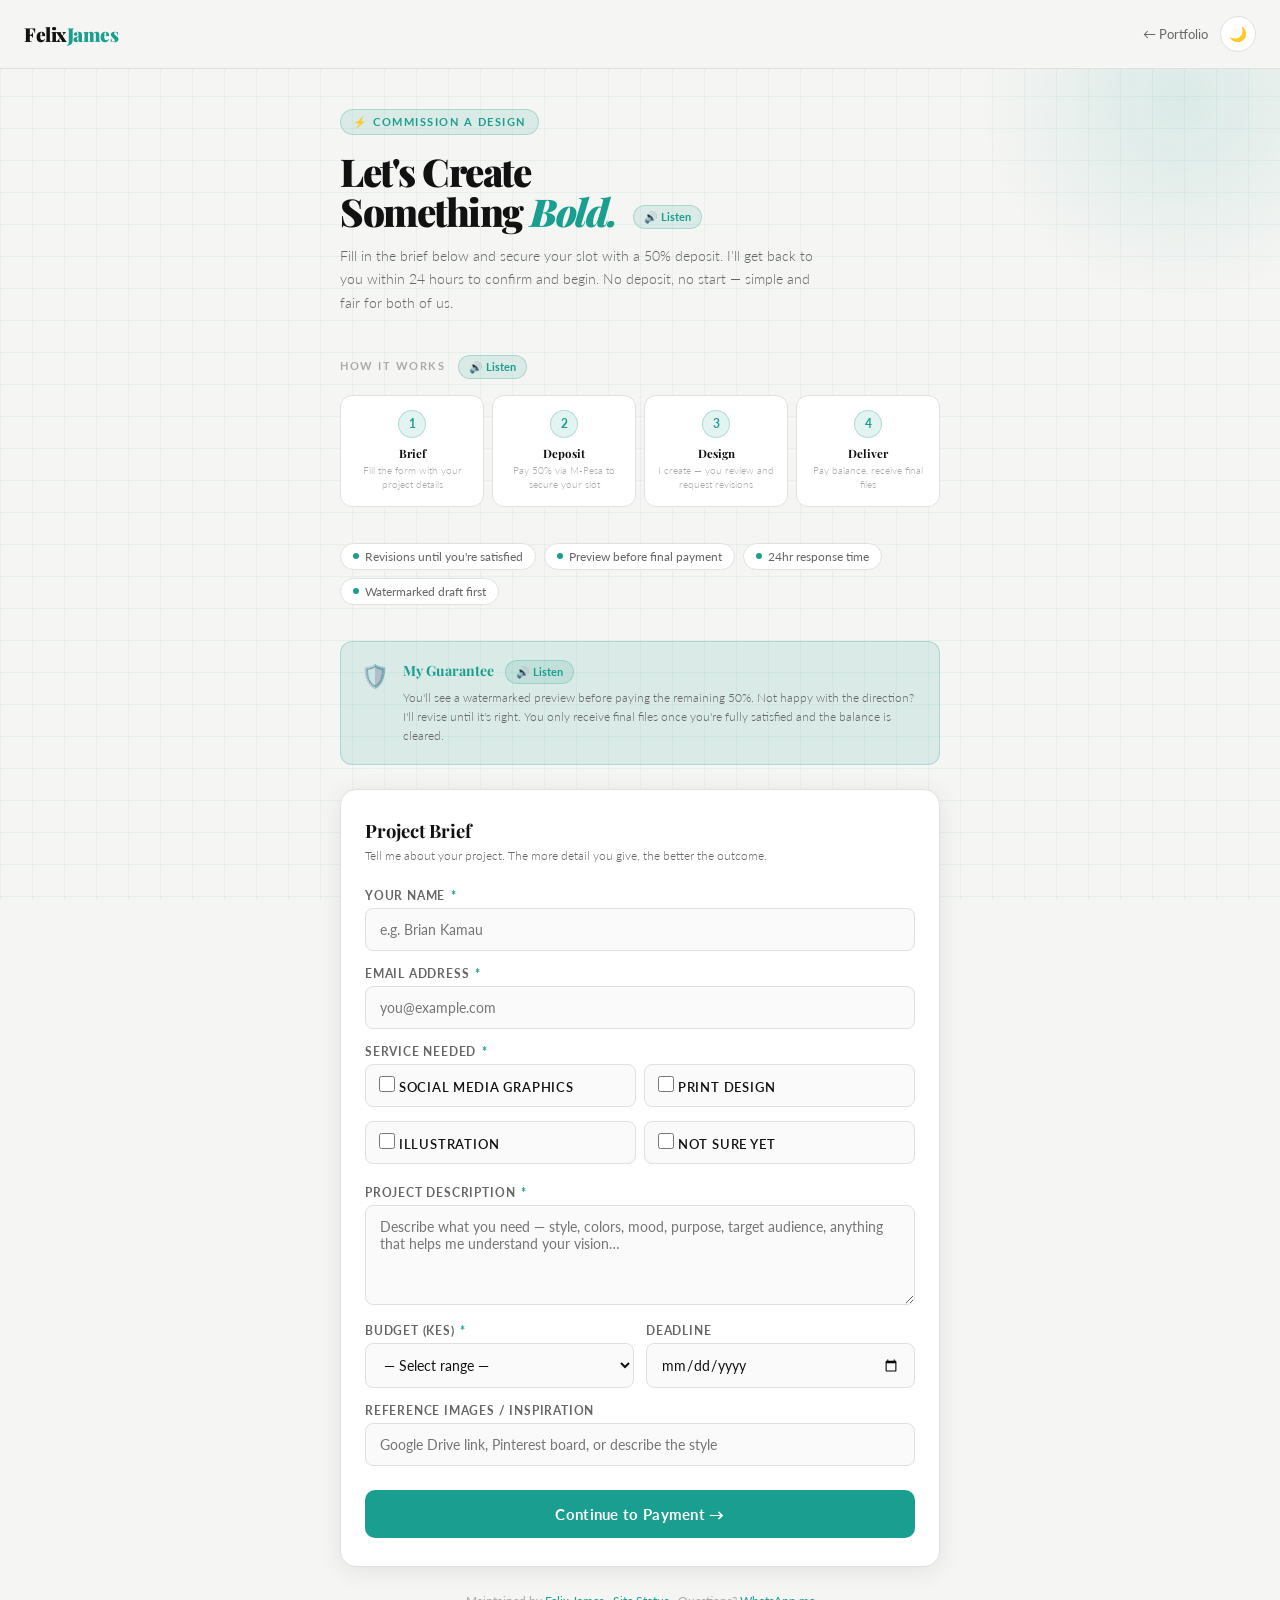
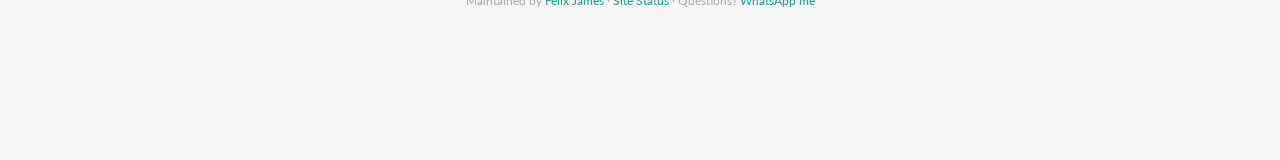
<file: commission.html>
<!DOCTYPE html>
<html lang="en" data-theme="dark">
<head>
<meta charset="UTF-8">
<meta name="viewport" content="width=device-width, initial-scale=1.0">
<link rel="icon" href="icon-192.png" type="image/png">
<title>Commission a Design – FelixJames</title>
<link href="https://fonts.googleapis.com/css2?family=Playfair+Display:ital,wght@0,700;0,900;1,700&family=Lato:wght@300;400;700&display=swap" rel="stylesheet">
<meta name="theme-color" content="#0a0a0a" media="(prefers-color-scheme: dark)">
<meta name="theme-color" content="#f5f5f5" media="(prefers-color-scheme: light)">

<script>
  window.OneSignalDeferred = window.OneSignalDeferred || [];
  OneSignalDeferred.push(async function(OneSignal) {
    await OneSignal.init({
      appId: "e5573331-18c9-4bb6-a13b-85e32881b926",
      safari_web_id: "web.onesignal.auto.66a57acb-1f7c-44c2-af57-20e68d9690d6",
      notifyButton: {
        enable: true,
      },
    });
  });
</script>

<style>
  /* ── THEME VARIABLES ── */
  :root {
    --teal: #1a9e8f;
    --teal-dim: rgba(26,158,143,0.12);
    --teal-border: rgba(26,158,143,0.25);
  }

  [data-theme="dark"] {
    --bg: #0d0d0d;
    --bg2: #141414;
    --card: #1a1a1a;
    --border: #242424;
    --text: #f0f0ee;
    --text2: #888;
    --text3: #555;
    --input-bg: #111;
    --shadow: rgba(0,0,0,0.4);
    --grid-line: rgba(26,158,143,0.04);
  }

  [data-theme="light"] {
    --bg: #f5f5f3;
    --bg2: #ececea;
    --card: #ffffff;
    --border: #e0e0de;
    --text: #111;
    --text2: #666;
    --text3: #aaa;
    --input-bg: #fafafa;
    --shadow: rgba(0,0,0,0.08);
    --grid-line: rgba(26,158,143,0.06);
  }

  * { margin: 0; padding: 0; box-sizing: border-box; }

  body {
    font-family: 'Lato', sans-serif;
    background: var(--bg);
    color: var(--text);
    min-height: 100vh;
    transition: background 0.3s, color 0.3s;
    position: relative;
    overflow-x: hidden;
  }

  /* Grid texture */
  body::before {
    content: '';
    position: fixed;
    inset: 0;
    background-image:
      linear-gradient(var(--grid-line) 1px, transparent 1px),
      linear-gradient(90deg, var(--grid-line) 1px, transparent 1px);
    background-size: 32px 32px;
    pointer-events: none;
    z-index: 0;
  }

  /* Teal glow */
  .glow-top {
    position: fixed;
    top: -100px; right: -100px;
    width: 400px; height: 400px;
    background: radial-gradient(circle, rgba(26,158,143,0.12) 0%, transparent 70%);
    pointer-events: none;
    z-index: 0;
  }

  /* ── HEADER ── */
  header {
    position: sticky;
    top: 0;
    z-index: 100;
    display: flex;
    justify-content: space-between;
    align-items: center;
    padding: 16px 24px;
    background: var(--bg);
    border-bottom: 1px solid var(--border);
    backdrop-filter: blur(10px);
  }

  .logo {
    font-family: 'Playfair Display', serif;
    font-size: 1.2rem;
    font-weight: 900;
    color: var(--text);
    text-decoration: none;
    letter-spacing: -0.5px;
  }
  .logo span { color: var(--teal); }

  .header-right {
    display: flex;
    align-items: center;
    gap: 12px;
  }

  .back-btn {
    font-size: 0.8rem;
    color: var(--text2);
    text-decoration: none;
    display: flex;
    align-items: center;
    gap: 5px;
    transition: color 0.2s;
  }
  .back-btn:hover { color: var(--teal); }

  /* Theme toggle */
  .theme-toggle {
    width: 36px;
    height: 36px;
    border-radius: 50%;
    border: 1px solid var(--border);
    background: var(--card);
    cursor: pointer;
    display: flex;
    align-items: center;
    justify-content: center;
    font-size: 0.9rem;
    transition: background 0.2s, border 0.2s;
  }
  .theme-toggle:hover { border-color: var(--teal); }

  /* ── MAIN LAYOUT ── */
  main {
    position: relative;
    z-index: 1;
    max-width: 640px;
    margin: 0 auto;
    padding: 40px 20px 80px;
  }

  /* ── HERO ── */
  .hero {
    margin-bottom: 40px;
  }

  .hero-badge {
    display: inline-flex;
    align-items: center;
    gap: 6px;
    font-size: 0.68rem;
    font-weight: 700;
    letter-spacing: 0.14em;
    text-transform: uppercase;
    color: var(--teal);
    background: var(--teal-dim);
    border: 1px solid var(--teal-border);
    padding: 5px 12px;
    border-radius: 20px;
    margin-bottom: 16px;
  }

  .hero h1 {
    font-family: 'Playfair Display', serif;
    font-size: 2.4rem;
    font-weight: 900;
    line-height: 1.05;
    letter-spacing: -1.5px;
    margin-bottom: 12px;
    color: var(--text);
  }
  .hero h1 span { color: var(--teal); font-style: italic; }

  .hero p {
    font-size: 0.9rem;
    color: var(--text2);
    line-height: 1.65;
    font-weight: 300;
    max-width: 480px;
  }

  /* ── HOW IT WORKS ── */
  .how-it-works {
    margin-bottom: 36px;
  }

  .section-label {
    font-size: 0.68rem;
    font-weight: 700;
    letter-spacing: 0.14em;
    text-transform: uppercase;
    color: var(--text3);
    margin-bottom: 16px;
  }

  .steps-row {
    display: grid;
    grid-template-columns: repeat(4, 1fr);
    gap: 8px;
  }

  .how-step {
    background: var(--card);
    border: 1px solid var(--border);
    border-radius: 12px;
    padding: 14px 12px;
    text-align: center;
    position: relative;
    overflow: hidden;
  }

  .how-step::after {
    content: '';
    position: absolute;
    bottom: 0; left: 0; right: 0;
    height: 2px;
    background: var(--teal);
    opacity: 0;
    transition: opacity 0.2s;
  }
  .how-step:hover::after { opacity: 1; }

  .how-num {
    width: 28px;
    height: 28px;
    border-radius: 50%;
    background: var(--teal-dim);
    border: 1px solid var(--teal-border);
    color: var(--teal);
    font-size: 0.72rem;
    font-weight: 700;
    display: flex;
    align-items: center;
    justify-content: center;
    margin: 0 auto 8px;
  }

  .how-title {
    font-size: 0.72rem;
    font-weight: 700;
    color: var(--text);
    margin-bottom: 3px;
    font-family: 'Playfair Display', serif;
  }

  .how-desc {
    font-size: 0.62rem;
    color: var(--text3);
    line-height: 1.4;
    font-weight: 300;
  }

  /* ── TRUST STRIP ── */
  .trust-strip {
    display: flex;
    gap: 8px;
    margin-bottom: 36px;
    flex-wrap: wrap;
  }

  .trust-pill {
    display: flex;
    align-items: center;
    gap: 6px;
    font-size: 0.72rem;
    color: var(--text2);
    background: var(--card);
    border: 1px solid var(--border);
    padding: 6px 12px;
    border-radius: 20px;
    font-weight: 400;
  }

  .trust-pill .dot {
    width: 6px;
    height: 6px;
    border-radius: 50%;
    background: var(--teal);
    flex-shrink: 0;
  }

  /* ── FORM CARD ── */
  .form-card {
    background: var(--card);
    border: 1px solid var(--border);
    border-radius: 16px;
    padding: 28px 24px;
    box-shadow: 0 4px 24px var(--shadow);
    margin-bottom: 24px;
  }

  .form-card h2 {
    font-family: 'Playfair Display', serif;
    font-size: 1.15rem;
    font-weight: 700;
    color: var(--text);
    margin-bottom: 4px;
  }

  .form-card .form-sub {
    font-size: 0.78rem;
    color: var(--text2);
    margin-bottom: 24px;
    font-weight: 300;
    line-height: 1.5;
  }

  .field { margin-bottom: 16px; }

  .field label {
    display: block;
    font-size: 0.72rem;
    font-weight: 700;
    color: var(--text2);
    text-transform: uppercase;
    letter-spacing: 0.07em;
    margin-bottom: 6px;
  }

  .field input,
  .field textarea,
  .field select {
    width: 100%;
    padding: 12px 14px;
    background: var(--input-bg);
    border: 1px solid var(--border);
    border-radius: 8px;
    font-size: 0.88rem;
    font-family: 'Lato', sans-serif;
    color: var(--text);
    outline: none;
    transition: border-color 0.2s, box-shadow 0.2s;
    
  }

  .field input:focus,
  .field textarea:focus,
  .field select:focus {
    border-color: var(--teal);
    box-shadow: 0 0 0 3px rgba(26,158,143,0.1);
  }

  .field textarea { resize: vertical; min-height: 100px; }

  /* Service checkboxes */
  .service-grid {
    display: grid;
    grid-template-columns: 1fr 1fr;
    gap: 8px;
  }

  .service-option {
    display: flex;
    align-items: center;
    gap: 10px;
    background: var(--input-bg);
    border: 1px solid var(--border);
    border-radius: 8px;
    padding: 11px 13px;
    cursor: pointer;
    transition: border-color 0.2s, background 0.2s;
    user-select: none;
  }

  .service-option input[type="checkbox"] {
    width: 16px;
    height: 16px;
    accent-color: var(--teal);
    flex-shrink: 0;
    padding: 0;
    border-radius: 4px;
  }

  .service-option:has(input:checked) {
    border-color: var(--teal);
    background: var(--teal-dim);
  }

  .service-label {
    font-size: 0.8rem;
    font-weight: 600;
    color: var(--text);
  }

  /* Budget row */
  .budget-row {
    display: grid;
    grid-template-columns: 1fr 1fr;
    gap: 12px;
  }

  /* Submit button */
  .submit-btn {
    width: 100%;
    padding: 15px;
    background: var(--teal);
    color: #fff;
    border: none;
    border-radius: 10px;
    font-size: 0.95rem;
    font-weight: 700;
    font-family: 'Lato', sans-serif;
    cursor: pointer;
    transition: opacity 0.2s, transform 0.15s;
    margin-top: 8px;
    letter-spacing: 0.02em;
  }
  .submit-btn:hover  { opacity: 0.88; }
  .submit-btn:active { transform: scale(0.98); }
  .submit-btn:disabled { opacity: 0.5; cursor: not-allowed; }

  /* ── PAYMENT SCREEN ── */
  .payment-screen {
    display: none;
    background: var(--card);
    border: 1px solid var(--border);
    border-radius: 16px;
    padding: 32px 24px;
    box-shadow: 0 4px 24px var(--shadow);
    text-align: center;
    margin-bottom: 24px;
    animation: slideUp 0.35s ease;
  }

  .payment-screen.visible { display: block; }

  @keyframes slideUp {
    from { opacity: 0; transform: translateY(16px); }
    to   { opacity: 1; transform: translateY(0); }
  }

  .payment-icon {
    width: 60px;
    height: 60px;
    border-radius: 50%;
    background: var(--teal-dim);
    border: 2px solid var(--teal-border);
    display: flex;
    align-items: center;
    justify-content: center;
    font-size: 1.6rem;
    margin: 0 auto 16px;
  }

  .payment-screen h2 {
    font-family: 'Playfair Display', serif;
    font-size: 1.3rem;
    font-weight: 900;
    color: var(--text);
    margin-bottom: 6px;
  }

  .payment-screen p {
    font-size: 0.85rem;
    color: var(--text2);
    line-height: 1.6;
    margin-bottom: 24px;
    font-weight: 300;
  }

  /* M-Pesa card */
  .mpesa-card {
    background: var(--bg2);
    border: 1px solid var(--border);
    border-radius: 12px;
    padding: 20px;
    margin-bottom: 20px;
    text-align: left;
  }

  .mpesa-label {
    font-size: 0.68rem;
    font-weight: 700;
    text-transform: uppercase;
    letter-spacing: 0.1em;
    color: var(--text3);
    margin-bottom: 12px;
  }

  .mpesa-row {
    display: flex;
    justify-content: space-between;
    align-items: center;
    padding: 10px 0;
    border-bottom: 1px solid var(--border);
  }
  .mpesa-row:last-child { border-bottom: none; }

  .mpesa-key {
    font-size: 0.78rem;
    color: var(--text2);
    font-weight: 300;
  }

  .mpesa-val {
    font-size: 0.88rem;
    font-weight: 700;
    color: var(--text);
    font-family: 'Playfair Display', serif;
  }

  .mpesa-val.teal { color: var(--teal); font-size: 1.1rem; }

  /* Copy button */
  .copy-btn {
    display: inline-flex;
    align-items: center;
    gap: 6px;
    font-size: 0.72rem;
    color: var(--teal);
    background: var(--teal-dim);
    border: 1px solid var(--teal-border);
    border-radius: 6px;
    padding: 4px 10px;
    cursor: pointer;
    font-family: 'Lato', sans-serif;
    font-weight: 700;
    transition: opacity 0.2s;
  }
  .copy-btn:hover { opacity: 0.8; }

  /* Steps after payment */
  .next-steps {
    text-align: left;
    margin-bottom: 20px;
  }

  .next-steps h3 {
    font-size: 0.78rem;
    font-weight: 700;
    text-transform: uppercase;
    letter-spacing: 0.08em;
    color: var(--text3);
    margin-bottom: 12px;
  }

  .next-step-item {
    display: flex;
    align-items: flex-start;
    gap: 12px;
    padding: 10px 0;
    border-bottom: 1px solid var(--border);
    font-size: 0.83rem;
    color: var(--text2);
    line-height: 1.5;
  }
  .next-step-item:last-child { border-bottom: none; }

  .step-circle {
    width: 22px;
    height: 22px;
    border-radius: 50%;
    background: var(--teal-dim);
    border: 1px solid var(--teal-border);
    color: var(--teal);
    font-size: 0.65rem;
    font-weight: 700;
    display: flex;
    align-items: center;
    justify-content: center;
    flex-shrink: 0;
    margin-top: 1px;
  }

  .wa-btn {
    display: flex;
    align-items: center;
    justify-content: center;
    gap: 8px;
    width: 100%;
    padding: 14px;
    background: #25d366;
    color: #fff;
    border: none;
    border-radius: 10px;
    font-size: 0.92rem;
    font-weight: 700;
    font-family: 'Lato', sans-serif;
    cursor: pointer;
    text-decoration: none;
    transition: opacity 0.2s;
    margin-bottom: 10px;
  }
  .wa-btn:hover { opacity: 0.88; }

  .restart-btn {
    background: none;
    border: 1px solid var(--border);
    color: var(--text2);
    width: 100%;
    padding: 12px;
    border-radius: 10px;
    font-size: 0.82rem;
    font-family: 'Lato', sans-serif;
    cursor: pointer;
    transition: border-color 0.2s, color 0.2s;
  }
  .restart-btn:hover { border-color: var(--teal); color: var(--teal); }

  /* ── GUARANTEE CARD ── */
  .guarantee-card {
    background: var(--teal-dim);
    border: 1px solid var(--teal-border);
    border-radius: 12px;
    padding: 18px 20px;
    display: flex;
    gap: 14px;
    align-items: flex-start;
    margin-bottom: 24px;
  }

  .guarantee-icon { font-size: 1.4rem; flex-shrink: 0; margin-top: 2px; }

  .guarantee-text h3 {
    font-size: 0.88rem;
    font-weight: 700;
    color: var(--teal);
    margin-bottom: 4px;
    font-family: 'Playfair Display', serif;
  }

  .guarantee-text p {
    font-size: 0.78rem;
    color: var(--text2);
    line-height: 1.55;
    font-weight: 300;
  }

  /* ── FOOTER ── */
  footer {
    text-align: center;
    font-size: 0.75rem;
    color: var(--text3);
    line-height: 1.7;
    position: relative;
    z-index: 1;
    padding-bottom: 32px;
  }

  footer a { color: var(--teal); text-decoration: none; }

  /* Required star */
  .req { color: var(--teal); margin-left: 2px; }

  /* Error state */
  .field-error {
    font-size: 0.72rem;
    color: #ef4444;
    margin-top: 4px;
    display: none;
  }
  .field.has-error input,
  .field.has-error textarea,
  .field.has-error select {
    border-color: #ef4444;
  }
  .field.has-error .field-error { display: block; }
/* Listening state for voice input (if implemented) */
  .listen-btn {
  display: inline-flex;
  align-items: center;
  gap: 5px;
  font-size: 0.68rem;
  font-weight: 700;
  padding: 4px 10px;
  border-radius: 20px;
  border: 1px solid var(--teal-border);
  background: var(--teal-dim);
  color: var(--teal);
  cursor: pointer;
  font-family: 'Lato', sans-serif;
  transition: opacity 0.2s;
  vertical-align: middle;
  margin-left: 8px;
}
.listen-btn:hover { opacity: 0.8; }
.listen-btn.speaking {
  background: rgba(239,68,68,0.1);
  border-color: rgba(239,68,68,0.3);
  color: #ef4444;
}
</style>
</head>
<body>

<div class="glow-top"></div>

<!-- HEADER -->
<header>
  <a href="index.html" class="logo">Felix<span>James</span></a>
  <div class="header-right">
    <a href="index.html" class="back-btn">← Portfolio</a>
    <button class="theme-toggle" id="themeToggle" title="Toggle theme">🌙</button>
  </div>
</header>

<main>

  <div class="hero">
  <div class="hero-badge">⚡ Commission a Design</div>
  <h1>Let's Create<br>Something <span>Bold.</span>
    <button class="listen-btn" onclick="speak(this, document.getElementById('hero-text').innerText)">
      🔊 Listen
    </button>
  </h1>
  <p id="hero-text">Fill in the brief below and secure your slot with a 50% deposit. I'll get back to you within 24 hours to confirm and begin. No deposit, no start — simple and fair for both of us.</p>
</div>


  <!-- HOW IT WORKS -->

  <div class="how-it-works">
  <div class="section-label">
    How it works
    <button class="listen-btn" onclick="speak(this, howitworksText())">
      🔊 Listen
    </button>
  </div>
  <!-- steps-row stays exactly the same -->
  <div class="how-it-works">
    <div class="section-label"></div>
    <div class="steps-row">
      <div class="how-step">
        <div class="how-num">1</div>
        <div class="how-title">Brief</div>
        <div class="how-desc">Fill the form with your project details</div>
      </div>
      <div class="how-step">
        <div class="how-num">2</div>
        <div class="how-title">Deposit</div>
        <div class="how-desc">Pay 50% via M-Pesa to secure your slot</div>
      </div>
      <div class="how-step">
        <div class="how-num">3</div>
        <div class="how-title">Design</div>
        <div class="how-desc">I create — you review and request revisions</div>
      </div>
      <div class="how-step">
        <div class="how-num">4</div>
        <div class="how-title">Deliver</div>
        <div class="how-desc">Pay balance, receive final files</div>
      </div>
    </div>
  </div>

  <!-- TRUST PILLS -->
  <div class="trust-strip">
    <div class="trust-pill"><div class="dot"></div> Revisions until you're satisfied</div>
    <div class="trust-pill"><div class="dot"></div> Preview before final payment</div>
    <div class="trust-pill"><div class="dot"></div> 24hr response time</div>
    <div class="trust-pill"><div class="dot"></div> Watermarked draft first</div>
  </div>

  <!-- GUARANTEE -->
   <div class="guarantee-card">
  <div class="guarantee-icon">🛡️</div>
  <div class="guarantee-text">
    <h3>My Guarantee
      <button class="listen-btn" onclick="speak(this, document.getElementById('guarantee-text').innerText)">
        🔊 Listen
      </button>
    </h3>
    <p id="guarantee-text">You'll see a watermarked preview before paying the remaining 50%. Not happy with the direction? I'll revise until it's right. You only receive final files once you're fully satisfied and the balance is cleared.</p>
  </div>
</div>
  

  <!-- FORM -->
  <div class="form-card" id="formCard">
    <h2>Project Brief</h2>
    <p class="form-sub">Tell me about your project. The more detail you give, the better the outcome.</p>

    <div class="field" id="field-name">
      <label>Your Name <span class="req">*</span></label>
      <input type="text" id="inp-name" placeholder="e.g. Brian Kamau">
      <div class="field-error">Please enter your name</div>
    </div>

    <div class="field" id="field-email">
      <label>Email Address <span class="req">*</span></label>
      <input type="email" id="inp-email" placeholder="you@example.com">
      <div class="field-error">Please enter a valid email</div>
    </div>

    <div class="field" id="field-service">
      <label>Service Needed <span class="req">*</span></label>
      <div class="service-grid">
        <label class="service-option">
          <input type="checkbox" value="Social Media Graphics"> 
          <span class="service-label">Social Media Graphics</span>
        </label>
        <label class="service-option">
          <input type="checkbox" value="Print Design">
          <span class="service-label">Print Design</span>
        </label>
        <label class="service-option">
          <input type="checkbox" value="Illustration">
          <span class="service-label">Illustration</span>
        </label>
        <label class="service-option">
          <input type="checkbox" value="Not Sure Yet">
          <span class="service-label">Not Sure Yet</span>
        </label>
      </div>
      <div class="field-error">Please select at least one service</div>
    </div>

    <div class="field" id="field-desc">
      <label>Project Description <span class="req">*</span></label>
      <textarea id="inp-desc" placeholder="Describe what you need — style, colors, mood, purpose, target audience, anything that helps me understand your vision…"></textarea>
      <div class="field-error">Please describe your project</div>
    </div>

    <div class="budget-row">
      <div class="field" id="field-budget">
        <label>Budget (KES) <span class="req">*</span></label>
        <select id="inp-budget">
          <option value="">— Select range —</option>
          <option>500 – 1,000</option>
          <option>1,000 – 3,000</option>
          <option>3,000 – 5,000</option>
          <option>5,000 – 10,000</option>
          <option>10,000+</option>
        </select>
        <div class="field-error">Please select a budget range</div>
      </div>

      <div class="field">
        <label>Deadline</label>
        <input type="date" id="inp-deadline">
      </div>
    </div>

    <div class="field">
      <label>Reference Images / Inspiration</label>
      <input type="text" id="inp-refs" placeholder="Google Drive link, Pinterest board, or describe the style">
    </div>

    <button class="submit-btn" id="submitBtn" onclick="handleSubmit()">
      Continue to Payment →
    </button>
  </div>

  <!-- PAYMENT SCREEN -->
  <div class="payment-screen" id="paymentScreen">

    <div class="payment-icon">💳</div>
    <h2>Almost There!</h2>
    <p>Your brief has been noted. Now secure your slot by sending the 50% deposit via M-Pesa Send Money. Once done, send your payment screenshot on WhatsApp and I'll confirm within a few hours.</p>

    <div class="mpesa-card">
      <div class="mpesa-label">M-Pesa Send Money Details</div>
      <div class="mpesa-row">
        <span class="mpesa-key">Send To (Number)</span>
        <div style="display:flex;align-items:center;gap:8px;">
          <span class="mpesa-val teal" id="displayNumber">0757823846</span>
          <button class="copy-btn" onclick="copyNumber()">📋 Copy</button>
        </div>
      </div>
      <div class="mpesa-row">
        <span class="mpesa-key">Account Name</span>
        <span class="mpesa-val">Felix James</span>
      </div>
      <div class="mpesa-row">
        <span class="mpesa-key">Amount (50% deposit)</span>
        <span class="mpesa-val teal" id="depositAmount">—</span>
      </div>
      <div class="mpesa-row">
        <span class="mpesa-key">Reference / Reason</span>
        <span class="mpesa-val" style="font-size:0.8rem">Design Deposit</span>
      </div>
    </div>

    <div class="next-steps">
      <h3>After Paying</h3>
      <div class="next-step-item">
        <div class="step-circle">1</div>
        <span>Screenshot your M-Pesa confirmation message</span>
      </div>
      <div class="next-step-item">
        <div class="step-circle">2</div>
        <span>Send the screenshot on WhatsApp using the button below — include your name and project type</span>
      </div>
      <div class="next-step-item">
        <div class="step-circle">3</div>
        <span>I'll confirm receipt and we begin. Expect a response within 24 hours</span>
      </div>
      <div class="next-step-item">
        <div class="step-circle">4</div>
        <span>You'll receive a watermarked preview first — balance paid only when you're fully satisfied</span>
      </div>
    </div>

    <a class="wa-btn" id="waConfirmBtn" href="#" target="_blank">
      📲 Send Screenshot on WhatsApp
    </a>

    <button class="restart-btn" onclick="restart()">← Edit my brief</button>

  </div>

  <footer>
    Maintained by <a href="index.html">Felix James</a> · 
    <a href="status.html">Site Status</a> · 
    Questions? <a href="https://wa.me/254757823846">WhatsApp me</a>
  </footer>

</main>

<script>
  // ── THEME ──
  const toggle = document.getElementById('themeToggle');
  const html   = document.documentElement;

  const systemDark = window.matchMedia('(prefers-color-scheme: dark)').matches;
  let isDark = systemDark;
  html.setAttribute('data-theme', isDark ? 'dark' : 'light');
  toggle.textContent = isDark ? '☀️' : '🌙';

  toggle.addEventListener('click', () => {
    isDark = !isDark;
    html.setAttribute('data-theme', isDark ? 'dark' : 'light');
    toggle.textContent = isDark ? '☀️' : '🌙';
  });

  window.matchMedia('(prefers-color-scheme: dark)').addEventListener('change', e => {
    isDark = e.matches;
    html.setAttribute('data-theme', isDark ? 'dark' : 'light');
    toggle.textContent = isDark ? '☀️' : '🌙';
  });

  // ── FORM VALIDATION & SUBMIT ──
  function validate() {
    let valid = true;

    const name = document.getElementById('inp-name').value.trim();
    const fName = document.getElementById('field-name');
    fName.classList.toggle('has-error', !name);
    if (!name) valid = false;

    const email = document.getElementById('inp-email').value.trim();
    const fEmail = document.getElementById('field-email');
    const emailOk = /^[^\s@]+@[^\s@]+\.[^\s@]+$/.test(email);
    fEmail.classList.toggle('has-error', !emailOk);
    if (!emailOk) valid = false;

    const services = [...document.querySelectorAll('.service-option input:checked')];
    const fService = document.getElementById('field-service');
    fService.classList.toggle('has-error', !services.length);
    if (!services.length) valid = false;

    const desc = document.getElementById('inp-desc').value.trim();
    const fDesc = document.getElementById('field-desc');
    fDesc.classList.toggle('has-error', !desc);
    if (!desc) valid = false;

    const budget = document.getElementById('inp-budget').value;
    const fBudget = document.getElementById('field-budget');
    fBudget.classList.toggle('has-error', !budget);
    if (!budget) valid = false;

    return valid;
  }

  function handleSubmit() {
    if (!validate()) return;

    const name     = document.getElementById('inp-name').value.trim();
    const services = [...document.querySelectorAll('.service-option input:checked')].map(i => i.value).join(', ');
    const budget   = document.getElementById('inp-budget').value;
    const desc     = document.getElementById('inp-desc').value.trim();
    const deadline = document.getElementById('inp-deadline').value;

    // Calculate deposit estimate from budget range
    const depositMap = {
      '500 – 1,000':    'KES 250 – 500',
      '1,000 – 3,000':  'KES 500 – 1,500',
      '3,000 – 5,000':  'KES 1,500 – 2,500',
      '5,000 – 10,000': 'KES 2,500 – 5,000',
      '10,000+':         'KES 5,000+'
    };
    document.getElementById('depositAmount').textContent = depositMap[budget] || '50% of agreed quote';

    // Build WhatsApp message
    const deadlineStr = deadline ? `\nDeadline: ${deadline}` : '';
    const waText = encodeURIComponent(
      `Hi Felix! I've just submitted a project brief and sent my deposit.\n\n` +
      `Name: ${name}\n` +
      `Service: ${services}\n` +
      `Budget: ${budget}${deadlineStr}\n\n` +
      `Brief: ${desc.slice(0, 200)}${desc.length > 200 ? '…' : ''}\n\n` +
      `[Please find my M-Pesa screenshot attached]`
    );
    document.getElementById('waConfirmBtn').href = `https://wa.me/254757823846?text=${waText}`;

    // Show payment screen
    document.getElementById('formCard').style.display = 'none';
    const pay = document.getElementById('paymentScreen');
    pay.classList.add('visible');
    pay.scrollIntoView({ behavior: 'smooth', block: 'start' });
  }

  function copyNumber() {
    navigator.clipboard.writeText('0757823846').then(() => {
      const btn = document.querySelector('.copy-btn');
      btn.textContent = '✅ Copied';
      setTimeout(() => btn.textContent = '📋 Copy', 2000);
    });
  }

  function restart() {
    document.getElementById('paymentScreen').classList.remove('visible');
    document.getElementById('formCard').style.display = 'block';
    window.scrollTo({ top: 0, behavior: 'smooth' });
  }

  // Clear errors on input
  document.querySelectorAll('input, textarea, select').forEach(el => {
    el.addEventListener('input', () => {
      el.closest('.field')?.classList.remove('has-error');
    });
  });
</script>
<script>
  let activeSpeech = null;

  function speak(btnEl, text) {
    if (window.speechSynthesis.speaking) {
      window.speechSynthesis.cancel();
      document.querySelectorAll('.listen-btn').forEach(b => {
        b.textContent = '🔊 Listen';
        b.classList.remove('speaking');
      });
      if (activeSpeech === btnEl) {
        activeSpeech = null;
        return;
      }
    }

    activeSpeech = btnEl;
    const utterance = new SpeechSynthesisUtterance(text);
    utterance.lang  = 'en-US';
    utterance.rate  = 1.0;
    utterance.pitch = 1;

    btnEl.textContent = '⏹ Stop';
    btnEl.classList.add('speaking');

    utterance.onend = () => {
      btnEl.textContent = '🔊 Listen';
      btnEl.classList.remove('speaking');
      activeSpeech = null;
    };

    window.speechSynthesis.speak(utterance);
  }

  function howitworksText() {
    return `Here is how commissioning a design works.
    Step 1: Fill the brief form with your project details.
    Step 2: Pay a 50 percent deposit via M-Pesa to secure your slot.
    Step 3: I create the design — you review and request revisions.
    Step 4: Pay the balance and receive your final files.
    No deposit, no start.`;
  }
</script>
</body>
</html>
</file>
